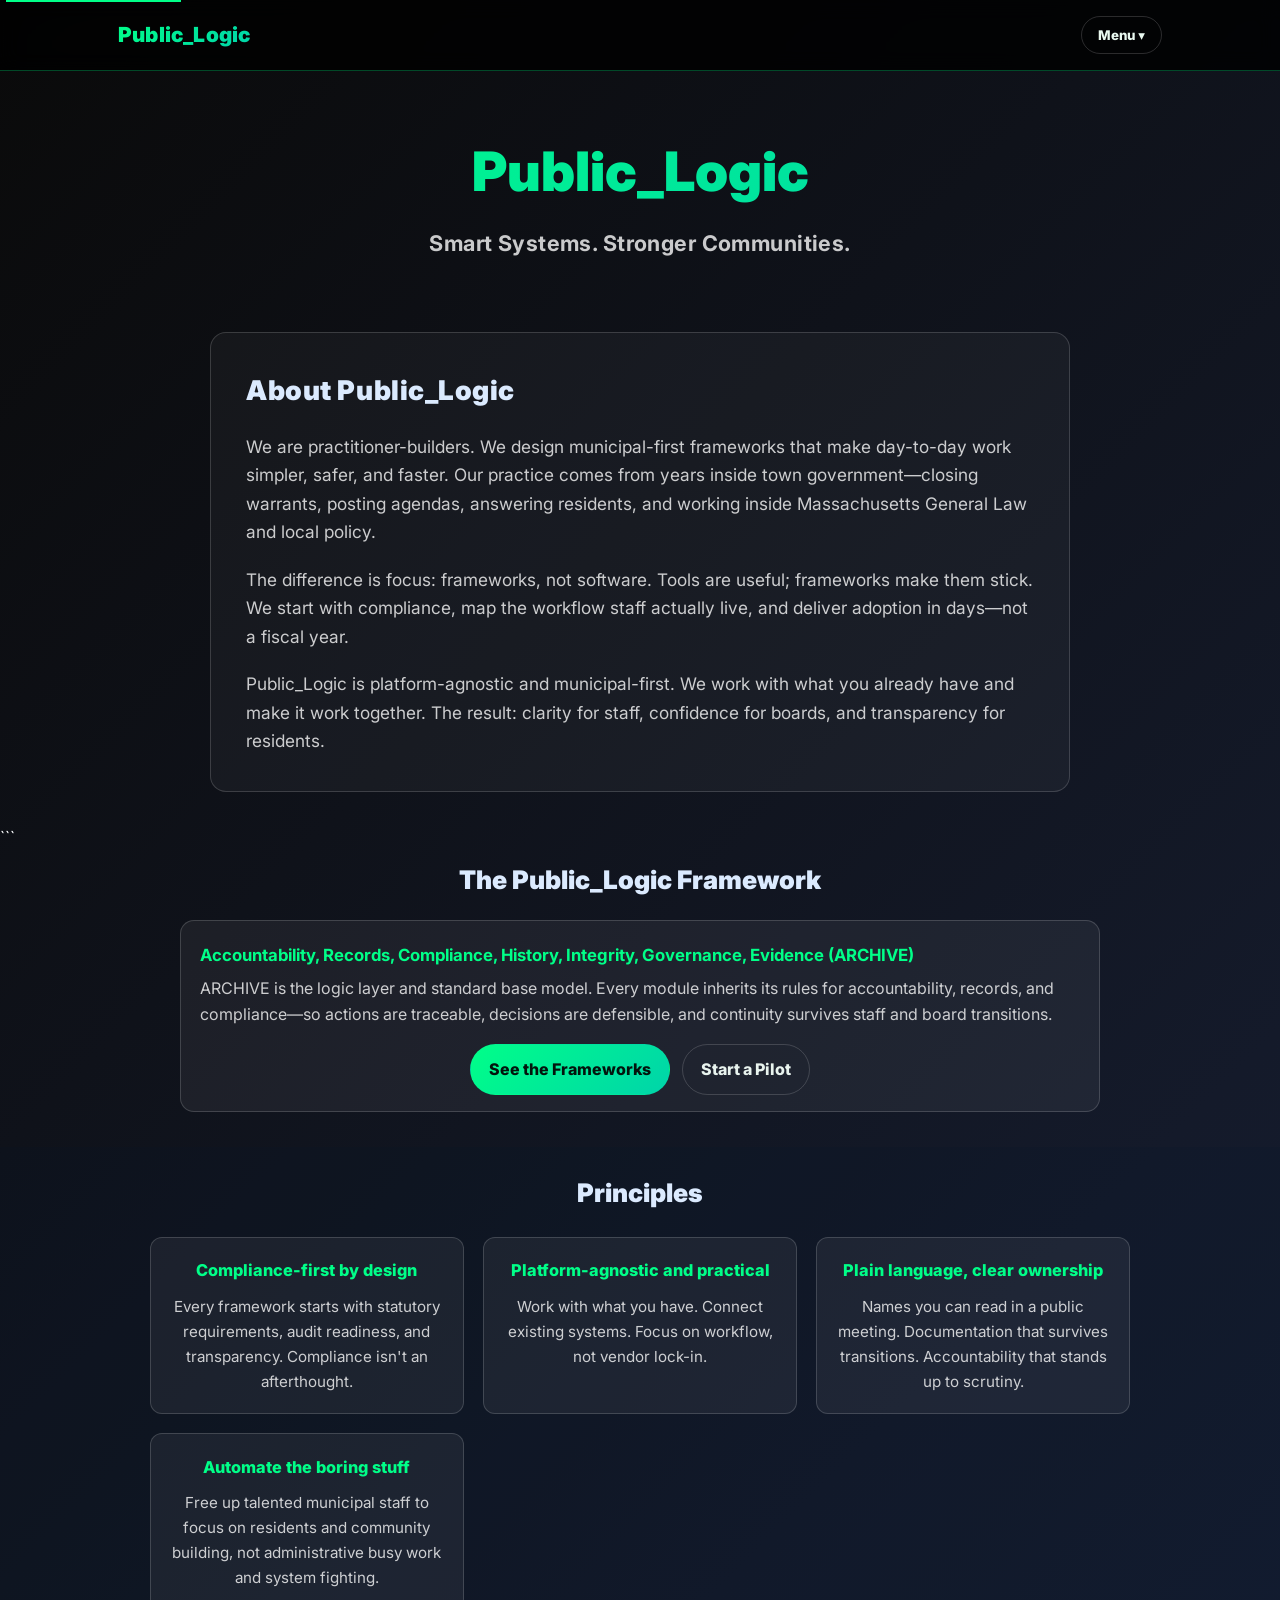
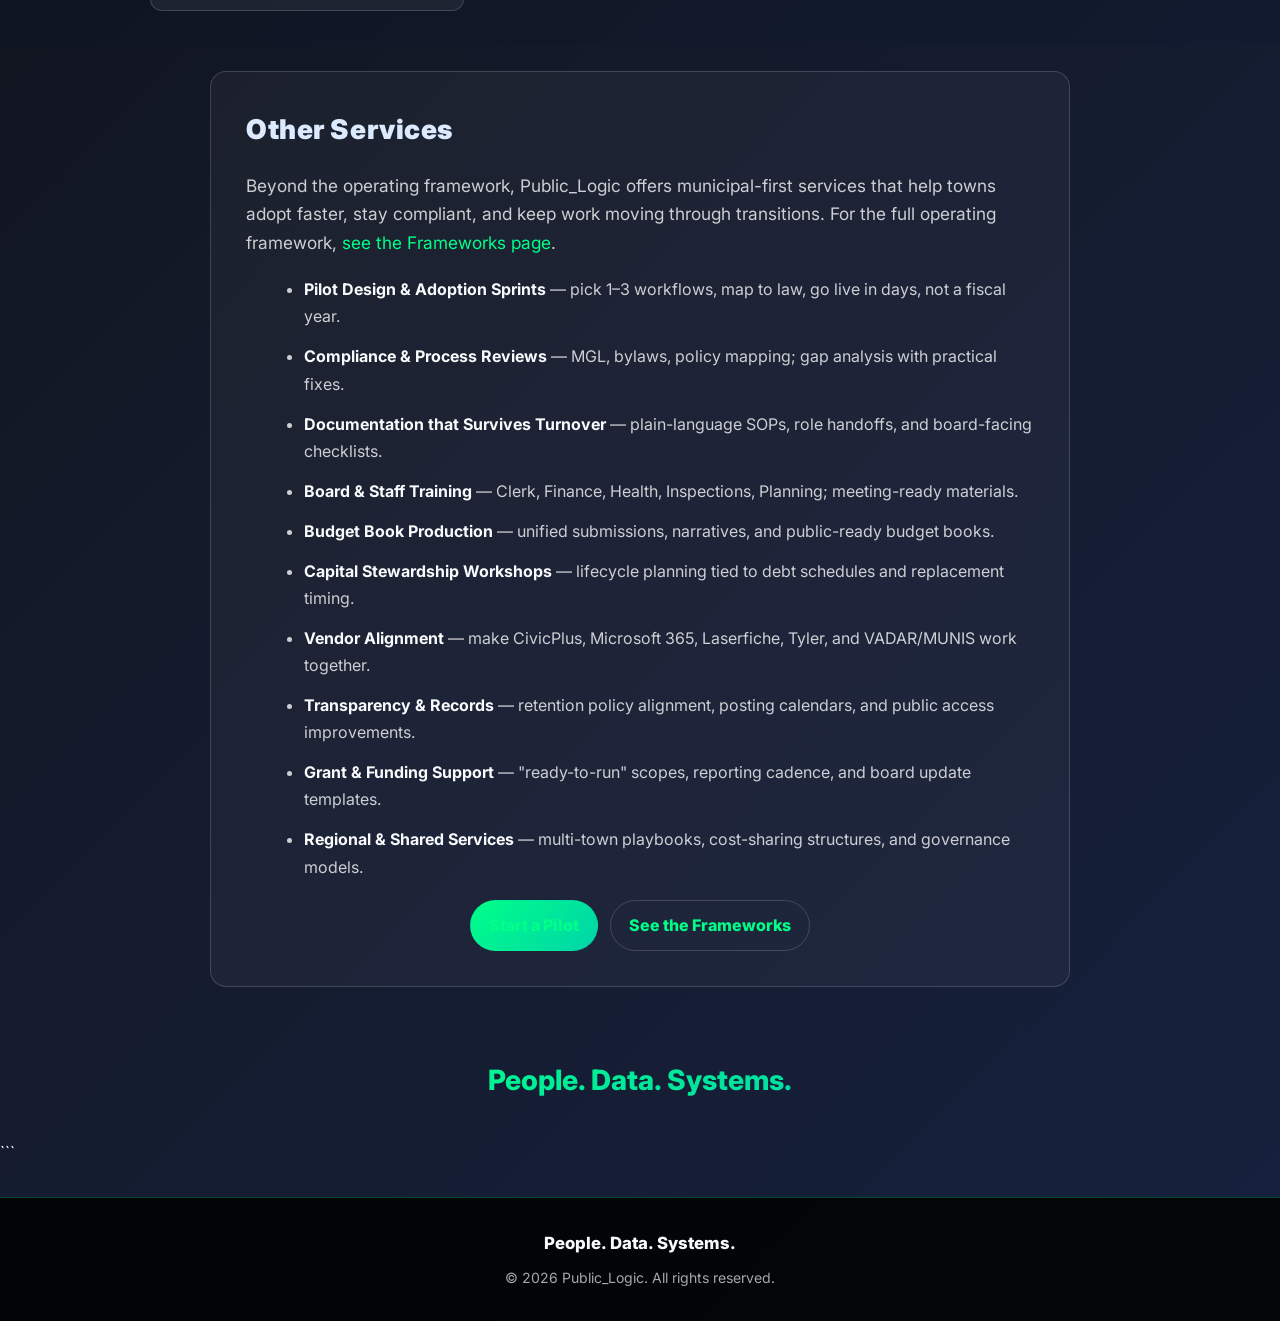
<file: about.html>
<!DOCTYPE html>

<html lang="en">
<head>
  <meta charset="utf-8"/>
  <meta name="viewport" content="width=device-width, initial-scale=1"/>
  <title>About Public_Logic — Municipal-First Frameworks for Town Government</title>

  <!-- SEO -->

  <meta name="description" content="Public_Logic is a municipal-first framework practice. Practitioner-builders who design compliance-forward operating frameworks so staff, boards, and residents get clarity—implemented in days, not years."/>
  <meta name="keywords" content="municipal frameworks, town government, compliance, clerk, warrants, budget, capital planning, meetings, inspections, health, parks, retention"/>
  <meta name="author" content="Public_Logic"/>
  <meta name="robots" content="index, follow"/>

  <!-- Open Graph -->

  <meta property="og:type" content="website"/>
  <meta property="og:title" content="Public_Logic — Smart Systems. Stronger Communities."/>
  <meta property="og:description" content="Practitioner-built, municipal-first frameworks that make day-to-day work simpler, safer, and faster."/>
  <meta property="og:url" content="https://publiclogic.org/about.html"/>
  <meta property="og:image" content="https://publiclogic.org/assets/og-publiclogic.png"/>
  <meta property="og:image:alt" content="Public_Logic: Smart Systems. Stronger Communities."/>

  <!-- Canonical -->

  <link rel="canonical" href="https://publiclogic.org/about.html"/>

  <!-- Fonts & Styles -->

  <link rel="preconnect" href="https://fonts.googleapis.com" crossorigin>
  <link rel="preconnect" href="https://fonts.gstatic.com" crossorigin>
  <link href="https://fonts.googleapis.com/css2?family=Inter:wght@400;600;800;900&display=swap" rel="stylesheet"/>

  <!-- Structured Data -->

  <script type="application/ld+json">
  {
    "@context":"https://schema.org",
    "@type":"Organization",
    "name":"Public_Logic",
    "url":"https://publiclogic.org",
    "description":"Municipal-first framework practice delivering compliance-forward operating frameworks for towns.",
    "logo":"https://publiclogic.org/assets/logo-publiclogic.png",
    "founder": {"@type": "Person", "name": "Nathan"},
    "areaServed": {"@type": "Country", "name": "United States"},
    "serviceType": "Municipal Government Frameworks"
  }
  </script>

  <style>
    :root{
      --pl-green:#00ff88;
      --pl-light:#f8fafc;
      --grad:linear-gradient(135deg,#00ff88 0%,#00d4aa 100%);
      --glass:rgba(255,255,255,.06);
      --border:rgba(255,255,255,.16);
      --muted:rgba(255,255,255,.78);
      --card:rgba(255,255,255,.04);
    }

    *{box-sizing:border-box}
    html:focus-within{scroll-behavior:smooth}
    body{
      margin:0;
      font-family:'Inter',system-ui,-apple-system,Segoe UI,Roboto,sans-serif;
      background:linear-gradient(135deg,#0a0a0a,#141a2a 55%,#16213e);
      color:var(--pl-light);
      line-height:1.65;
      text-rendering:optimizeLegibility;
    }
    .container{max-width:1080px;margin:0 auto;padding:0 18px}

    /* Header */
    header{
      position:sticky;top:0;z-index:1000;
      background:rgba(0,0,0,.82);
      border-bottom:1px solid rgba(0,255,136,.28);
      backdrop-filter:blur(10px)
    }
    .header-content{height:70px;display:flex;align-items:center;justify-content:space-between}
    .brand-wrap{display:flex;align-items:center;gap:.6rem;text-decoration:none}
    .brand-text{
      font-weight:900;font-size:1.3rem;letter-spacing:.2px;
      background:var(--grad);
      -webkit-background-clip:text;-webkit-text-fill-color:transparent
    }
    .underscore{
      animation:colorCycle 3s ease-in-out infinite;
    }
    @keyframes colorCycle{
      0%,100%{color:#00ff88}
      25%{color:#00d4aa}
      50%{color:#ff6b6b}
      75%{color:#4ecdc4}
    }

    .menu{position:relative}
    .menu-btn{
      background:transparent;color:#e9f9f0;
      border:1px solid var(--border);border-radius:999px;
      padding:.6rem 1rem;font-weight:800;cursor:pointer;
      font-family:inherit;
    }
    .menu-btn:hover{border-color:rgba(0,255,136,.5)}
    .menu-list{
      position:absolute;right:0;top:110%;min-width:220px;
      background:rgba(8,12,20,.98);border:1px solid var(--border);
      border-radius:12px;padding:.4rem;box-shadow:0 14px 30px rgba(0,0,0,.45);display:none
    }
    .menu[aria-expanded="true"] .menu-list{display:block}
    .menu a{display:block;padding:.65rem .75rem;border-radius:8px;color:#e8f3ee;text-decoration:none;font-weight:700}
    .menu a:hover{background:rgba(255,255,255,.08)}
    .menu .sep{height:1px;background:rgba(255,255,255,.12);margin:.35rem .25rem}

    /* Hero */
    .hero{padding:3.5rem 1rem 2rem;text-align:center}
    .hero h1{
      font-size:clamp(1.9rem,6.5vw,3.4rem);font-weight:900;margin:0 0 .6rem;
      background:var(--grad);-webkit-background-clip:text;-webkit-text-fill-color:transparent
    }
    .hero-tagline{
      font-size:clamp(1.1rem,3vw,1.35rem);font-weight:700;margin:0 0 1.2rem;
      color:var(--muted);letter-spacing:.02em
    }

    /* About */
    .about{padding:1.2rem 1rem 2rem}
    .about-content{
      max-width:860px;margin:0 auto;
      background:var(--card);border:1px solid var(--border);
      border-radius:16px;padding:2.2rem
    }
    .about h2{
      font-size:1.7rem;font-weight:900;margin:0 0 1.2rem;color:#dbeafe;letter-spacing:.02em
    }
    .about p{font-size:1.08rem;color:var(--muted);margin:0 0 1.2rem}
    .about p:last-child{margin-bottom:0}

    /* Framework summary */
    .framework{padding:.5rem 1rem 2.2rem}
    .framework h2{font-size:1.6rem;font-weight:900;color:#dbeafe;text-align:center;margin:0 0 1.2rem}
    .arch-card{
      max-width:920px;margin:0 auto;background:var(--glass);border:1px solid var(--border);
      border-radius:14px;padding:1.2rem 1.2rem 1rem
    }
    .arch-card h3{margin:.1rem 0 .35rem;font-size:1.05rem;color:var(--pl-green)}
    .arch-card p{margin:.2rem 0;color:var(--muted)}
    .cta-row{display:flex;gap:.8rem;justify-content:center;flex-wrap:wrap;margin-top:1rem}
    .btn{
      border:1px solid var(--border);border-radius:999px;
      padding:.7rem 1.1rem;font-weight:800;color:#e8f3ee;text-decoration:none;
      display:inline-flex;align-items:center;gap:.5rem;
      transition:all 0.3s ease;
    }
    .btn-primary{background:var(--grad);color:#03140d;border-color:transparent}
    .btn:hover{
      border-color:rgba(0,255,136,.5);
      transform:translateY(-1px);
    }
    .btn-primary:hover{
      box-shadow:0 4px 15px rgba(0,255,136,.25);
    }

    /* Principles */
    .principles{padding:1.6rem 1rem 2.2rem;background:rgba(0,20,40,.15)}
    .principles h2{text-align:center;font-size:1.6rem;font-weight:900;margin:0 0 1.4rem;color:#dbeafe}
    .principles-grid{
      display:grid;grid-template-columns:repeat(auto-fit,minmax(240px,1fr));
      gap:1.2rem;max-width:980px;margin:0 auto
    }
    .principle{
      background:var(--glass);border:1px solid var(--border);border-radius:12px;padding:1.2rem;text-align:center;
      transition:all 0.3s ease;
    }
    .principle:hover{
      transform:translateY(-2px);
      border-color:rgba(0,255,136,.3);
    }
    .principle h3{font-size:1.02rem;font-weight:800;margin:0 0 .6rem;color:var(--pl-green)}
    .principle p{margin:0;color:var(--muted);font-size:.95rem}

    /* Services */
    .services{padding:1.6rem 1rem 2.2rem}
    .services .about-content{max-width:860px}
    .services ul{margin:0 0 1.2rem 1.1rem;line-height:1.7}
    .services li{margin-bottom:.8rem;color:var(--muted)}
    .services strong{color:var(--pl-light)}
    .services a{color:var(--pl-green);text-decoration:none}
    .services a:hover{text-decoration:underline}

    /* Mission */
    .mission{padding:2.2rem 1rem;text-align:center}
    .mission-text{
      font-size:clamp(1.15rem,4vw,1.75rem);font-weight:800;max-width:680px;margin:0 auto;
      background:var(--grad);-webkit-background-clip:text;-webkit-text-fill-color:transparent
    }

    /* Footer */
    footer{
      background:rgba(0,0,0,.85);border-top:1px solid rgba(0,255,136,.28);
      text-align:center;padding:2rem 1rem;margin-top:2rem
    }
    .footer-brand{font-weight:800;margin-bottom:.5rem;font-size:1.05rem}
    .footer-legal{font-size:.88rem;color:rgba(255,255,255,.65);margin-top:.4rem}

    @media (max-width:720px){
      .brand-text{font-size:1.18rem}
      .about-content{padding:1.6rem}
      .principles-grid{grid-template-columns:1fr}
      .cta-row{flex-direction:column;align-items:center}
    }

    /* Skip link for accessibility */
    .skip-link{
      position:absolute;top:-40px;left:6px;
      background:var(--pl-green);color:#03140d;
      padding:8px;text-decoration:none;font-weight:700;
      transition:top 0.3s;z-index:9999;
    }
    .skip-link:focus{top:6px}
  </style>

</head>

<body>
  <!-- Skip link for accessibility -->
  <a href="#main" class="skip-link">Skip to main content</a>

  <!-- Header -->

  <header>
    <div class="container">
      <div class="header-content">
        <a class="brand-wrap" href="index.html" aria-label="Public_Logic home">
          <span class="brand-text">Public<span class="underscore">_</span>Logic</span>
        </a>
        <nav class="menu" aria-label="Site menu" aria-expanded="false">
          <button class="menu-btn" aria-haspopup="true" aria-controls="top-menu">Menu ▾</button>
          <div id="top-menu" class="menu-list" role="menu">
            <a role="menuitem" href="index.html">Home</a>
            <div class="sep" aria-hidden="true"></div>
            <a role="menuitem" href="framework.html">VAULT Framework</a>
            <a role="menuitem" href="note.html">Field Notes</a>
            <a role="menuitem" href="about.html">About & Services</a>
            <a role="menuitem" href="contact.html">Contact</a>
          </div>
        </nav>
      </div>
    </div>
  </header>

  <!-- About page hero -->

  <section class="hero" aria-labelledby="about-hero">
    <div class="container">
      <h1 id="about-hero">Public_Logic</h1>
      <p class="hero-tagline">Smart Systems. Stronger Communities.</p>
    </div>
  </section>

  <main id="main" tabindex="-1">
    <!-- About -->
    <section class="about" aria-labelledby="about-title">
      <div class="container">
        <div class="about-content">
          <h2 id="about-title">About Public_Logic</h2>
          <p>
            We are practitioner-builders. We design municipal-first frameworks that make day-to-day work simpler, safer, and faster.
            Our practice comes from years inside town government—closing warrants, posting agendas, answering residents, and working inside Massachusetts General Law and local policy.
          </p>
          <p>
            The difference is focus: frameworks, not software. Tools are useful; frameworks make them stick. We start with compliance, map the workflow staff actually live, and deliver adoption in days—not a fiscal year.
          </p>
          <p>
            Public_Logic is platform-agnostic and municipal-first. We work with what you already have and make it work together. The result: clarity for staff, confidence for boards, and transparency for residents.
          </p>
        </div>
      </div>
    </section>

```
<!-- Framework summary -->
<section id="framework" class="framework" aria-labelledby="framework-title">
  <div class="container">
    <h2 id="framework-title">The Public_Logic Framework</h2>

    <div class="arch-card" aria-labelledby="archive-title">
      <h3 id="archive-title">Accountability, Records, Compliance, History, Integrity, Governance, Evidence (ARCHIVE)</h3>
      <p>
        ARCHIVE is the logic layer and standard base model. Every module inherits its rules for accountability, records, and compliance—so actions are traceable, decisions are defensible, and continuity survives staff and board transitions.
      </p>
      <div class="cta-row" role="group" aria-label="Framework actions">
        <a class="btn btn-primary" href="framework.html">See the Frameworks</a>
        <a class="btn" href="contact.html">Start a Pilot</a>
      </div>
    </div>
  </div>
</section>

<!-- Principles -->
<section class="principles" aria-labelledby="principles-title">
  <div class="container">
    <h2 id="principles-title">Principles</h2>
    <div class="principles-grid">
      <div class="principle">
        <h3>Compliance-first by design</h3>
        <p>Every framework starts with statutory requirements, audit readiness, and transparency. Compliance isn't an afterthought.</p>
      </div>
      <div class="principle">
        <h3>Platform-agnostic and practical</h3>
        <p>Work with what you have. Connect existing systems. Focus on workflow, not vendor lock-in.</p>
      </div>
      <div class="principle">
        <h3>Plain language, clear ownership</h3>
        <p>Names you can read in a public meeting. Documentation that survives transitions. Accountability that stands up to scrutiny.</p>
      </div>
      <div class="principle">
        <h3>Automate the boring stuff</h3>
        <p>Free up talented municipal staff to focus on residents and community building, not administrative busy work and system fighting.</p>
      </div>
    </div>
  </div>
</section>

<!-- Services -->
<section class="services about" aria-labelledby="services-title">
  <div class="container">
    <div class="about-content">
      <h2 id="services-title">Other Services</h2>
      <p>
        Beyond the operating framework, Public_Logic offers municipal-first services that help towns adopt faster, stay compliant, and keep work moving through transitions.
        For the full operating framework, <a href="framework.html">see the Frameworks page</a>.
      </p>

      <ul>
        <li><strong>Pilot Design & Adoption Sprints</strong> — pick 1–3 workflows, map to law, go live in days, not a fiscal year.</li>
        <li><strong>Compliance & Process Reviews</strong> — MGL, bylaws, policy mapping; gap analysis with practical fixes.</li>
        <li><strong>Documentation that Survives Turnover</strong> — plain-language SOPs, role handoffs, and board-facing checklists.</li>
        <li><strong>Board & Staff Training</strong> — Clerk, Finance, Health, Inspections, Planning; meeting-ready materials.</li>
        <li><strong>Budget Book Production</strong> — unified submissions, narratives, and public-ready budget books.</li>
        <li><strong>Capital Stewardship Workshops</strong> — lifecycle planning tied to debt schedules and replacement timing.</li>
        <li><strong>Vendor Alignment</strong> — make CivicPlus, Microsoft 365, Laserfiche, Tyler, and VADAR/MUNIS work together.</li>
        <li><strong>Transparency & Records</strong> — retention policy alignment, posting calendars, and public access improvements.</li>
        <li><strong>Grant & Funding Support</strong> — "ready-to-run" scopes, reporting cadence, and board update templates.</li>
        <li><strong>Regional & Shared Services</strong> — multi-town playbooks, cost-sharing structures, and governance models.</li>
      </ul>

      <div class="cta-row" role="group" aria-label="Services actions">
        <a class="btn btn-primary" href="contact.html">Start a Pilot</a>
        <a class="btn" href="framework.html">See the Frameworks</a>
      </div>
    </div>
  </div>
</section>

<!-- Mission -->
<section class="mission" aria-labelledby="mission-title">
  <div class="container">
    <h2 id="mission-title" class="sr-only" style="position:absolute;left:-9999px">Mission</h2>
    <p class="mission-text">People. Data. Systems.</p>
  </div>
</section>
```

  </main>

  <footer role="contentinfo">
    <div class="container">
      <div class="footer-brand">People. Data. Systems.</div>
      <div class="footer-legal">© <span id="year"></span> Public_Logic. All rights reserved.</div>
    </div>
  </footer>

  <script>
    // Year
    document.getElementById('year').textContent = new Date().getFullYear();

    // Dropdown toggle
    const menu = document.querySelector('.menu');
    const btn = document.querySelector('.menu-btn');
    function toggleMenu(force){
      const expanded = (force !== undefined) ? force : menu.getAttribute('aria-expanded') !== 'true';
      menu.setAttribute('aria-expanded', expanded ? 'true' : 'false');
    }
    btn.addEventListener('click', () => toggleMenu());
    document.addEventListener('click', (e) => { 
      if(!menu.contains(e.target)) toggleMenu(false); 
    });
    btn.addEventListener('keydown', (e) => { 
      if(e.key === 'Escape') toggleMenu(false); 
    });
  </script>

</body>
</html>
</file>
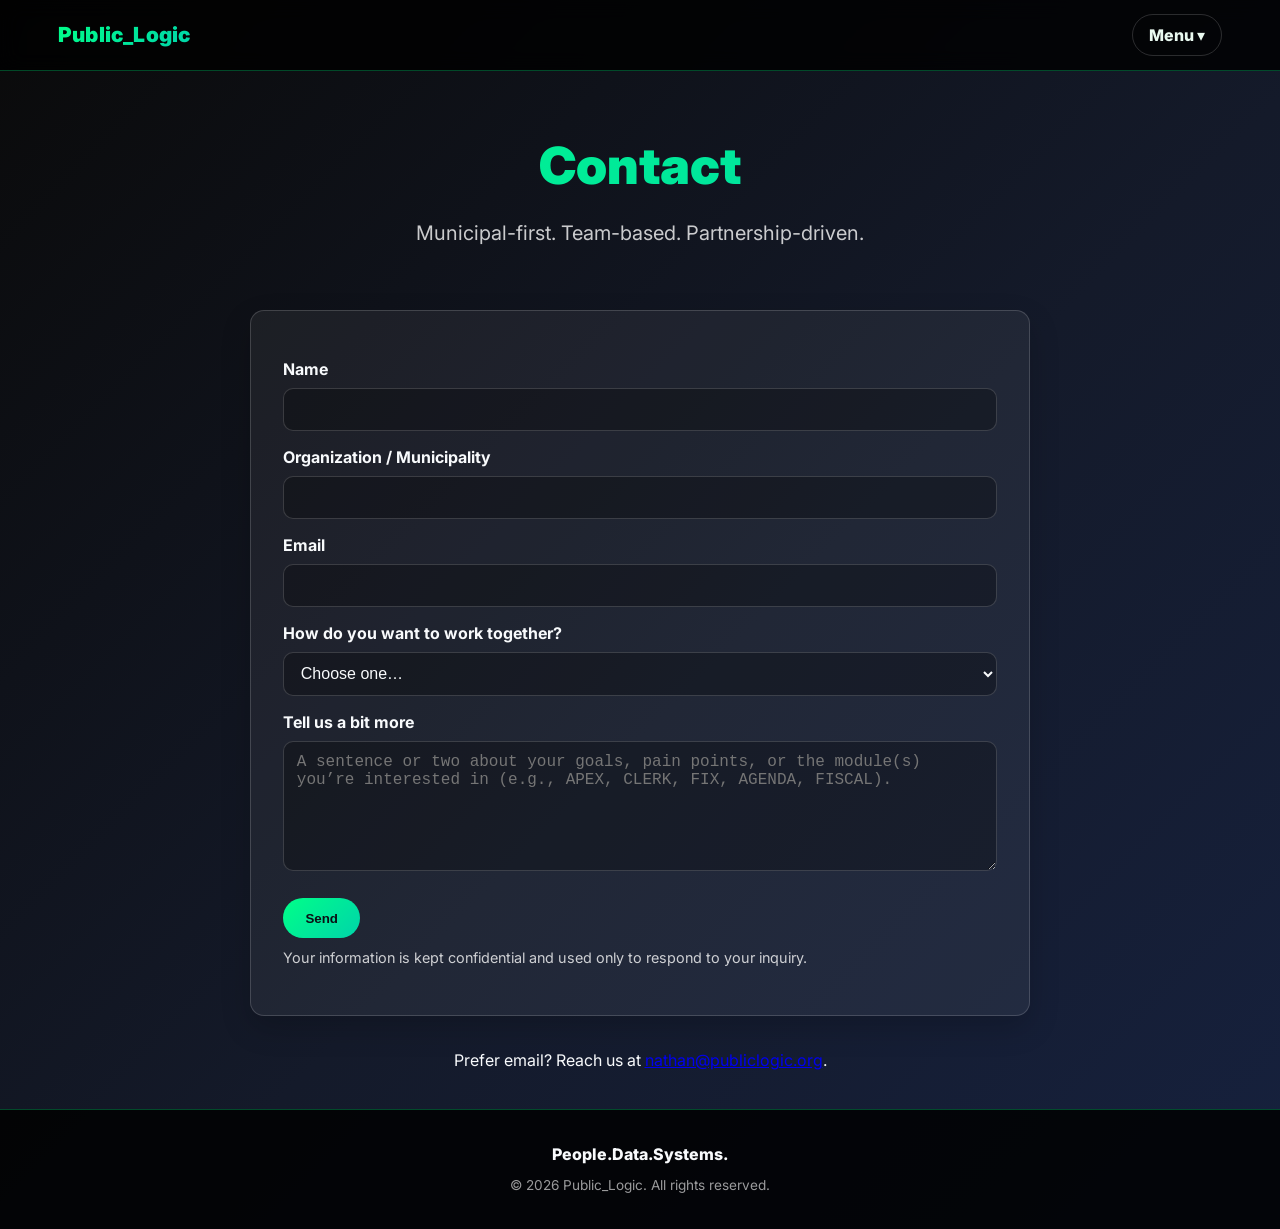
<file: contact.html>
<!DOCTYPE html>
<html lang="en">
<head>
  <meta charset="utf-8"/>
  <meta name="viewport" content="width=device-width, initial-scale=1"/>
  <title>Contact — Public_Logic</title>

  <!-- SEO Meta Tags -->
  <meta name="description" content="Contact Public_Logic — municipal-first partnerships and team-based framework practice. Start a conversation about pilots, vendor alignment, or regional collaboration."/>
  <meta name="robots" content="index, follow"/>

  <!-- Open Graph -->
  <meta property="og:type" content="website"/>
  <meta property="og:title" content="Contact — Public_Logic"/>
  <meta property="og:description" content="Municipal-first, partnership-driven. Tell us about your community, team, or project."/>
  <meta property="og:url" content="https://publiclogic.org/contact.html"/>
  <meta property="og:site_name" content="Public_Logic"/>

  <!-- Canonical -->
  <link rel="canonical" href="https://publiclogic.org/contact.html"/>

  <!-- Favicon (optional if already site-wide) -->
  <link rel="icon" type="image/png" sizes="32x32" href="/favicon-32x32.png"/>

  <!-- Fonts + Styles (match site) -->
  <style>
    @import url('https://fonts.googleapis.com/css2?family=Inter:wght@400;600;800;900&display=swap');

    :root{
      --pl-green:#00ff88;
      --pl-dark:#0b0f14;
      --pl-light:#f8fafc;
      --gradient-primary:linear-gradient(135deg,#00ff88 0%,#00d4aa 100%);
      --glass:rgba(255,255,255,.06);
      --header-bg:rgba(0,0,0,.82);
      --border:rgba(255,255,255,.16);
      --muted:rgba(255,255,255,.78);
    }

    *{box-sizing:border-box}
    body{
      margin:0;
      font-family:'Inter',system-ui,-apple-system,Segoe UI,Roboto,sans-serif;
      background:linear-gradient(135deg,#0a0a0a,#141a2a 55%,#16213e);
      color:var(--pl-light);
      line-height:1.6;
      scroll-behavior:smooth;
    }
    .container{max-width:1200px;margin:0 auto;padding:0 18px}

    /* Header (match site) */
    header{
      position:sticky;top:0;z-index:1000;
      background:var(--header-bg);
      border-bottom:1px solid rgba(0,255,136,.28);
      backdrop-filter:blur(10px);
    }
    .header-content{height:70px;display:flex;align-items:center;justify-content:space-between}
    .brand-wrap{display:flex;align-items:center;gap:.6rem;text-decoration:none}
    .brand-text{
      font-weight:900;font-size:1.3rem;letter-spacing:.2px;
      background:var(--gradient-primary);
      -webkit-background-clip:text;-webkit-text-fill-color:transparent;
    }
    .underscore{
      animation:colorCycle 3s ease-in-out infinite;
    }
    @keyframes colorCycle{
      0%,100%{color:#00ff88}
      25%{color:#00d4aa}
      50%{color:#ff6b6b}
      75%{color:#4ecdc4}
    }
    .menu{position:relative}
    .menu-btn{
      background:transparent;color:#e9f9f0;
      border:1px solid var(--border);border-radius:999px;
      padding:.6rem 1rem;font-weight:800;cursor:pointer;
      font-family:inherit;font-size:inherit;transition:all .3s ease;
    }
    .menu-btn:hover{border-color:rgba(0,255,136,.5);transform:translateY(-1px)}
    .menu-list{
      position:absolute;right:0;top:110%;min-width:220px;
      background:rgba(8,12,20,.98);border:1px solid var(--border);
      border-radius:12px;padding:.4rem;box-shadow:0 14px 30px rgba(0,0,0,.45);
      opacity:0;visibility:hidden;transform:translateY(-10px);transition:all .3s ease;
    }
    .menu[aria-expanded="true"] .menu-list{opacity:1;visibility:visible;transform:translateY(0)}
    .menu a{display:block;padding:.65rem .75rem;border-radius:8px;color:#e8f3ee;text-decoration:none;font-weight:700;transition:.2s}
    .menu a:hover{background:rgba(255,255,255,.08);transform:translateX(4px)}
    .menu .sep{height:1px;background:rgba(255,255,255,.12);margin:.35rem .25rem}

    /* Hero */
    .hero{padding:3.4rem 1rem 1.8rem;text-align:center}
    .hero h1{
      margin:0 0 .6rem;
      font-size:clamp(1.9rem,6.5vw,3.2rem);font-weight:900;
      background:var(--gradient-primary);-webkit-background-clip:text;-webkit-text-fill-color:transparent;
    }
    .hero p{margin:0;color:var(--muted);font-size:clamp(1.05rem,3vw,1.25rem)}

    /* Form card (match cards on site) */
    .form-wrap{
      max-width:780px;margin:2rem auto;padding:2rem;
      background:var(--glass);border:1px solid var(--border);border-radius:14px;
      box-shadow:0 12px 30px rgba(0,0,0,.18);
    }
    form.contact label{display:block;font-weight:700;margin:.9rem 0 .35rem}
    form.contact input,form.contact textarea,form.contact select{
      width:100%;padding:.7rem .8rem;border-radius:10px;
      border:1px solid var(--border);background:rgba(0,0,0,.28);
      color:var(--pl-light);font-size:1rem;
      transition:border-color .2s, box-shadow .2s;
    }
    form.contact textarea{min-height:130px;resize:vertical}
    form.contact input:focus,form.contact textarea:focus,form.contact select:focus{
      outline:none;border-color:rgba(0,255,136,.5);box-shadow:0 0 0 3px rgba(0,255,136,.12)
    }
    .form-row{margin-top:1.2rem;display:flex;gap:.8rem;flex-wrap:wrap}
    .btn{
      background:var(--gradient-primary);color:var(--pl-dark);font-weight:900;
      border:none;padding:.8rem 1.4rem;border-radius:999px;cursor:pointer;transition:.2s;
    }
    .btn:hover{transform:translateY(-2px);box-shadow:0 8px 22px rgba(0,255,136,.25)}
    .form-help{color:var(--muted);font-size:.9rem;margin-top:.45rem}
    #status{margin-top:.6rem;font-weight:800}

    /* Footer (match site) */
    footer{
      background:rgba(0,0,0,.85);border-top:1px solid rgba(0,255,136,.28);
      text-align:center;padding:2rem 1rem;margin-top:2.2rem;
    }
    .footer-brand{font-weight:800;margin-bottom:.5rem}
    .footer-legal{font-size:.85rem;color:rgba(255,255,255,.6)}

    /* Responsive */
    @media (max-width:720px){
      .brand-text{font-size:1.18rem}
      .form-wrap{padding:1.4rem}
    }
  </style>
</head>
<body>

  <!-- Header (identical structure) -->
  <header>
    <div class="container">
      <div class="header-content">
        <a class="brand-wrap" href="index.html" aria-label="Public_Logic Home">
          <span class="brand-text">Public<span class="underscore">_</span>Logic</span>
        </a>
        <nav class="menu" aria-expanded="false">
          <button class="menu-btn" aria-haspopup="true" aria-controls="top-menu">Menu ▾</button>
          <div id="top-menu" class="menu-list" role="menu">
            <a href="index.html" role="menuitem">Home</a>
            <div class="sep" aria-hidden="true"></div>
            <a href="framework.html" role="menuitem">VAULT Framework</a>
            <a href="field_notes.html" role="menuitem">Field Notes</a>
            <a href="about.html" role="menuitem">About & Services</a>
            <a href="contact.html" role="menuitem" aria-current="page">Contact</a>
          </div>
        </nav>
      </div>
    </div>
  </header>

  <!-- Hero -->
  <section class="hero">
    <div class="container">
      <h1>Contact</h1>
      <p>Municipal-first. Team-based. Partnership-driven.</p>
    </div>
  </section>

  <!-- Contact Form -->
  <main class="container" id="main-content" role="main">
    <div class="form-wrap">
      <form class="contact" id="contactForm" novalidate>
        <label for="name">Name</label>
        <input id="name" name="name" type="text" required/>

        <label for="organization">Organization / Municipality</label>
        <input id="organization" name="organization" type="text" required/>

        <label for="email">Email</label>
        <input id="email" name="email" type="email" required/>

        <label for="topic">How do you want to work together?</label>
        <select id="topic" name="topic" required>
          <option value="" selected disabled>Choose one…</option>
          <option value="partnership">Partnership / Co-delivery</option>
          <option value="pilot">Pilot (framework modules)</option>
          <option value="regional">Regional / Shared services</option>
          <option value="vendor">Vendor alignment</option>
          <option value="other">Other</option>
        </select>

        <label for="message">Tell us a bit more</label>
        <textarea id="message" name="message" required placeholder="A sentence or two about your goals, pain points, or the module(s) you’re interested in (e.g., APEX, CLERK, FIX, AGENDA, FISCAL)."></textarea>

        <div class="form-row">
          <button class="btn" type="submit">Send</button>
        </div>

        <p class="form-help">Your information is kept confidential and used only to respond to your inquiry.</p>
        <p id="status" class="form-help" role="status" aria-live="polite"></p>
      </form>
    </div>

    <p style="text-align:center;margin-top:1.2rem">
      Prefer email? Reach us at <a href="mailto:nathan@publiclogic.org">nathan@publiclogic.org</a>.
    </p>
  </main>

  <!-- Footer (identical structure) -->
  <footer role="contentinfo">
    <div class="container">
      <div class="footer-brand">People.Data.Systems.</div>
      <div class="footer-legal">© <span id="year"></span> Public_Logic. All rights reserved.</div>
    </div>
  </footer>

  <script>
    // Footer year
    document.getElementById('year').textContent = new Date().getFullYear();

    // Dropdown toggle (match site)
    const menu = document.querySelector('.menu');
    const btn = document.querySelector('.menu-btn');
    function toggleMenu(force){
      const expanded = (force !== undefined) ? force : menu.getAttribute('aria-expanded') !== 'true';
      menu.setAttribute('aria-expanded', expanded ? 'true' : 'false');
    }
    btn.addEventListener('click', () => toggleMenu());
    document.addEventListener('click', (e) => { if(!menu.contains(e.target)) toggleMenu(false); });
    btn.addEventListener('keydown', (e) => { if(e.key === 'Escape') toggleMenu(false); });

    // Contact form (endpoint abstract on purpose)
    const form = document.getElementById('contactForm');
    const statusEl = document.getElementById('status');
    const ENDPOINT = "https://example.com/replace-with-your-endpoint"; // replace privately

    const emailOK = v => /^[^\s@]+@[^\s@]+\.[^\s@]+$/.test(v || "");

    form.addEventListener('submit', async (e) => {
      e.preventDefault();
      const payload = {
        name: form.name.value.trim(),
        organization: form.organization.value.trim(),
        email: form.email.value.trim(),
        topic: form.topic.value,
        message: form.message.value.trim(),
        page: location.href,
        ts: new Date().toISOString()
      };

      if(!payload.name || !payload.organization || !emailOK(payload.email) || !payload.topic || !payload.message){
        statusEl.textContent = "Please complete all fields with a valid email.";
        return;
      }

      statusEl.textContent = "Sending…";
      try{
        const res = await fetch(ENDPOINT, {
          method:'POST',
          headers:{'Content-Type':'application/json'},
          body:JSON.stringify(payload)
        });
        if(!res.ok) throw new Error();
        statusEl.textContent = "Thanks — we’ll be in touch soon.";
        form.reset();
      }catch(err){
        statusEl.textContent = "Couldn’t send. Please try again later or email us directly.";
      }
    });
  </script>
</body>
</html>
</file>
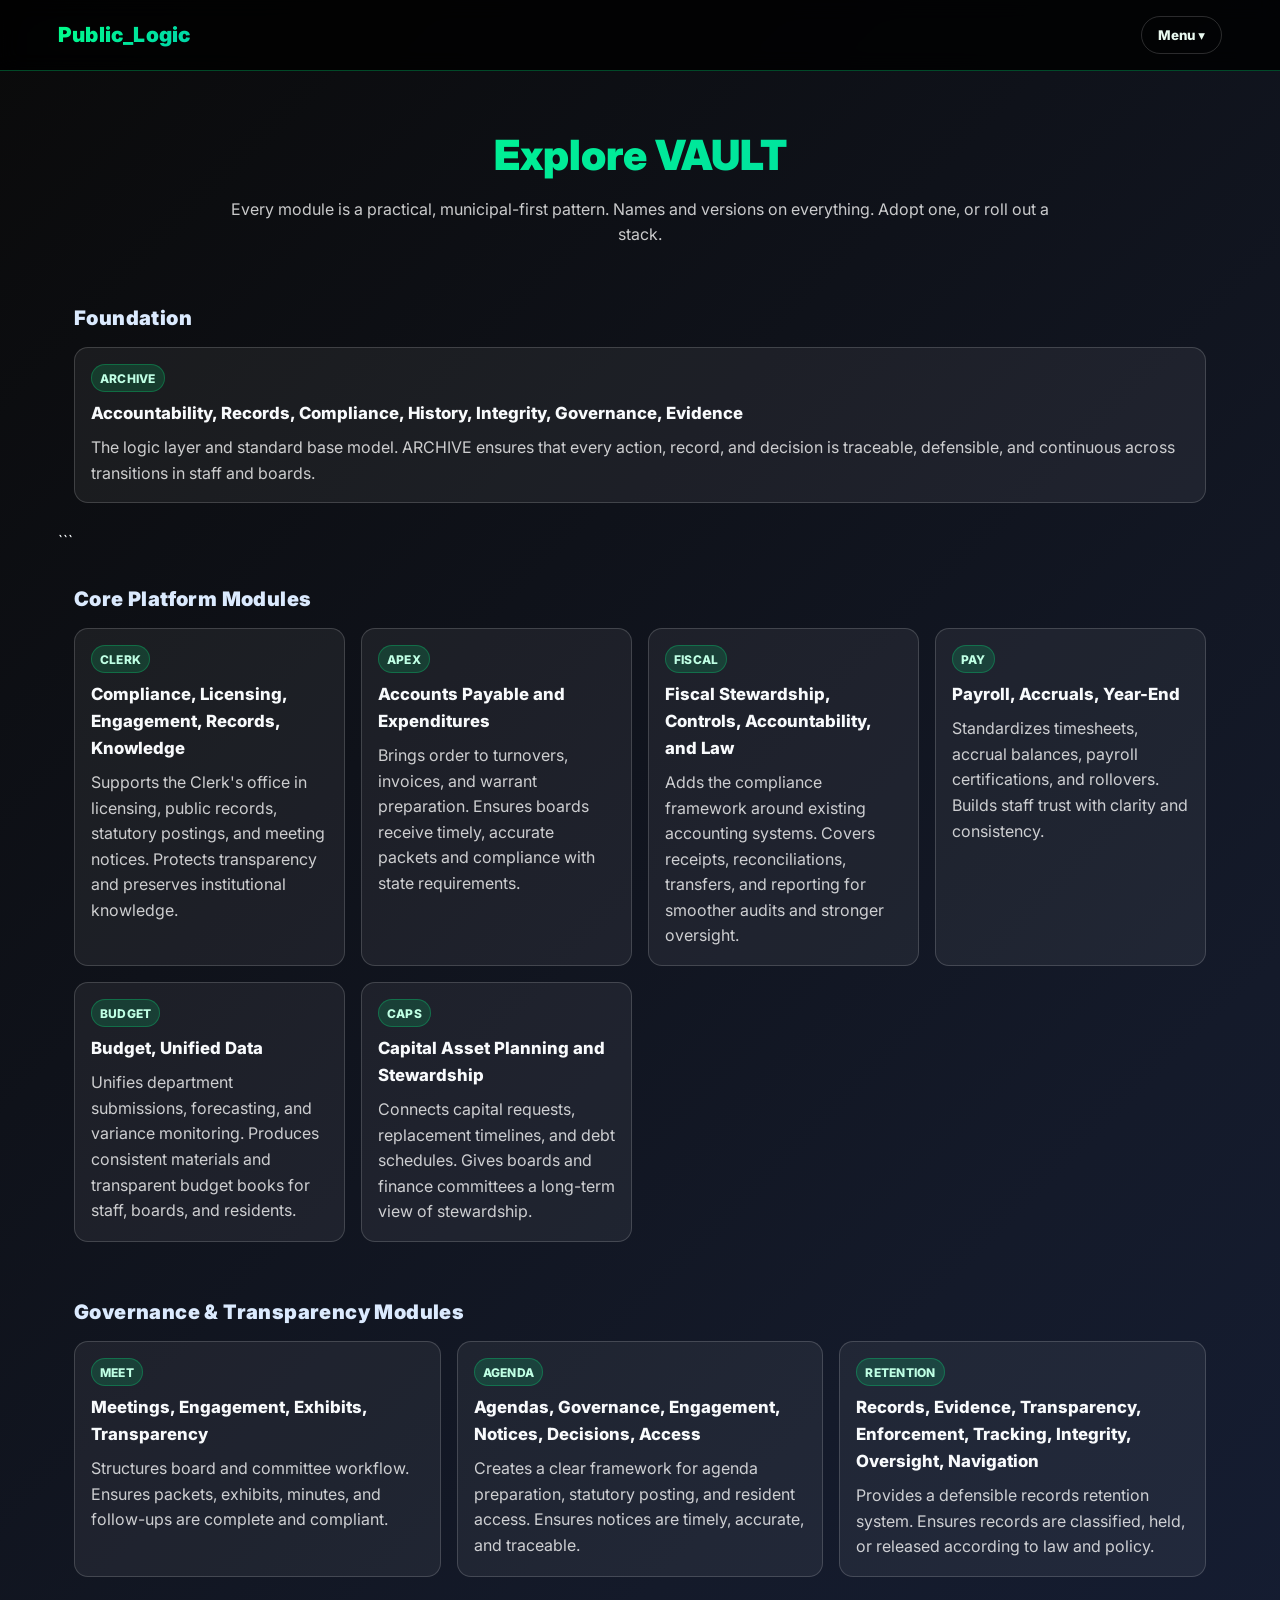
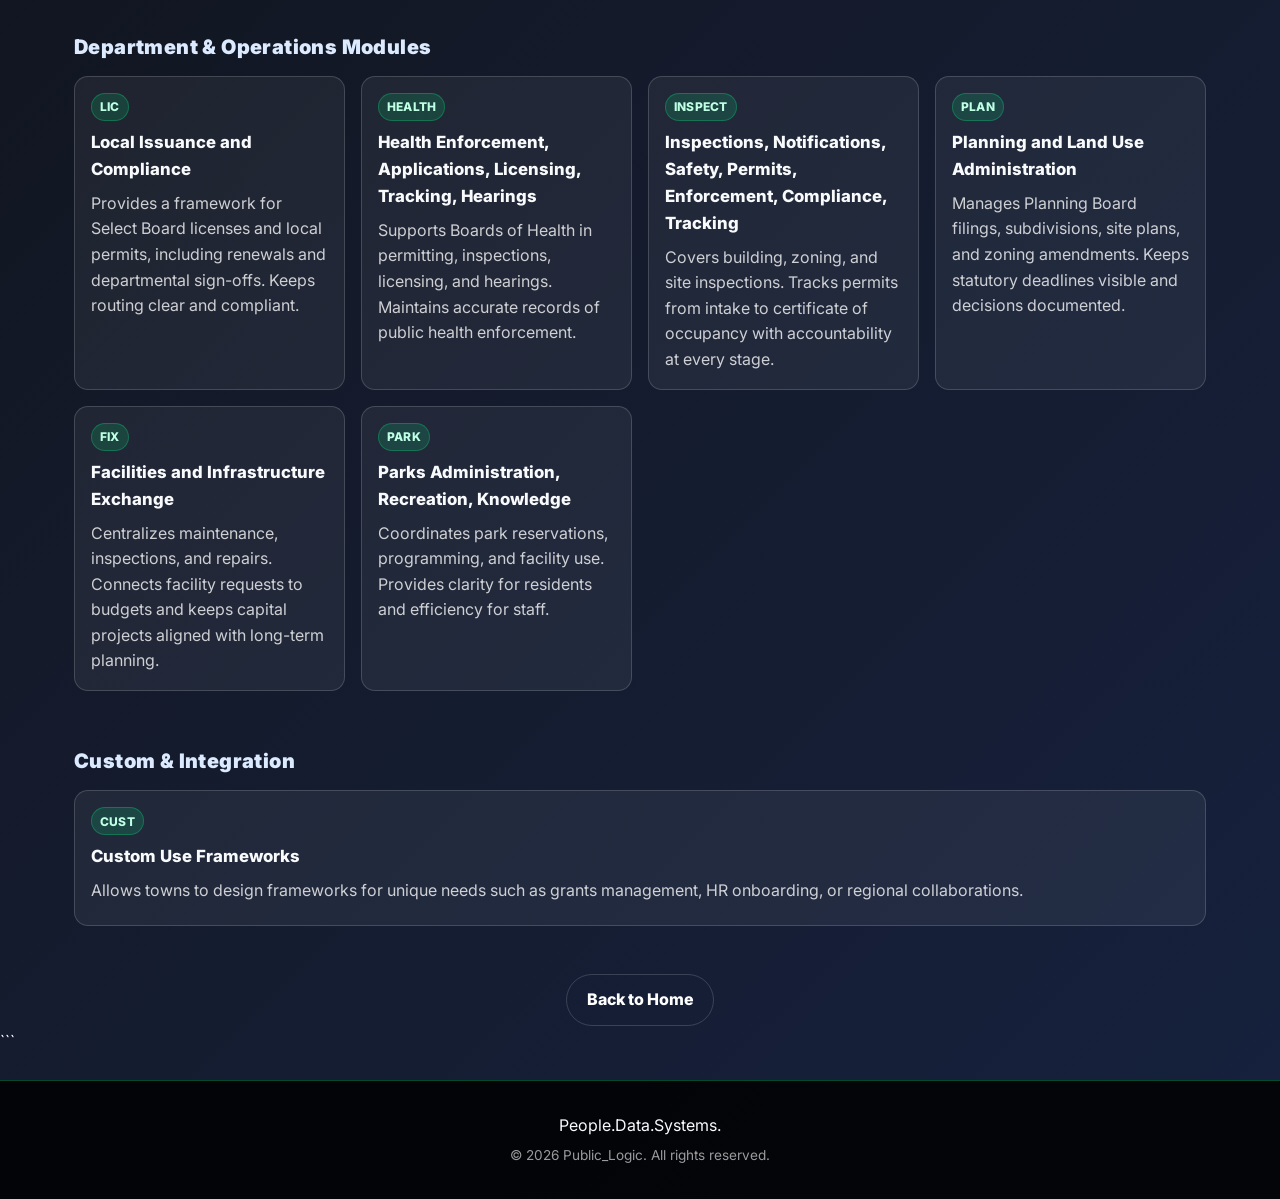
<file: framework.html>
<!DOCTYPE html>

<html lang="en">
<head>
  <meta charset="utf-8"/>
  <meta name="viewport" content="width=device-width, initial-scale=1"/>
  <title>Explore VAULT Framework — Municipal Operating System | Public_Logic</title>

  <!-- SEO Meta Tags -->

  <meta name="description" content="Explore all VAULT framework modules for municipal government operations. From ARCHIVE to RETENTION, comprehensive digital transformation solutions built for local government."/>
  <meta name="keywords" content="VAULT framework, municipal government modules, ARCHIVE system, CLERK module, APEX payroll, municipal operating system, local government software modules"/>
  <meta name="author" content="Public_Logic"/>
  <meta name="robots" content="index, follow"/>

  <!-- Open Graph -->

  <meta property="og:type" content="website"/>
  <meta property="og:title" content="VAULT Framework — Complete Municipal Operating System"/>
  <meta property="og:description" content="Explore all VAULT modules: ARCHIVE, CLERK, APEX, FISCAL, MEET, and more. Municipal-first design for local government operations."/>
  <meta property="og:url" content="https://publiclogic.org/framework.html"/>
  <meta property="og:site_name" content="Public_Logic"/>

  <!-- Canonical -->

  <link rel="canonical" href="https://publiclogic.org/framework.html"/>

  <style>
    @import url('https://fonts.googleapis.com/css2?family=Inter:wght@400;600;800;900&display=swap');

    :root{
      --pl-green:#00ff88;
      --pl-dark:#0b0f14;
      --pl-light:#f8fafc;
      --gradient-primary:linear-gradient(135deg,#00ff88 0%,#00d4aa 100%);
      --glass:rgba(255,255,255,.06);
      --header-bg:rgba(0,0,0,.82);
      --border:rgba(255,255,255,.16);
      --muted:rgba(255,255,255,.78);
      --badge:rgba(0,255,136,.14);
    }

    *{box-sizing:border-box}
    body{
      margin:0;
      font-family:'Inter',system-ui,-apple-system,Segoe UI,Roboto,sans-serif;
      background:linear-gradient(135deg,#0a0a0a,#141a2a 55%,#16213e);
      color:var(--pl-light);
      line-height:1.6;
    }
    .container{max-width:1200px;margin:0 auto;padding:0 18px}

    /* Header */
    header{
      position:sticky;top:0;z-index:1000;
      background:var(--header-bg);
      border-bottom:1px solid rgba(0,255,136,.28);
      backdrop-filter:blur(10px)
    }
    .header-content{height:70px;display:flex;align-items:center;justify-content:space-between}
    .brand-wrap{display:flex;align-items:center;gap:.6rem;text-decoration:none}
    .brand-text{
      font-weight:900;font-size:1.3rem;letter-spacing:.2px;
      background:var(--gradient-primary);
      -webkit-background-clip:text;-webkit-text-fill-color:transparent
    }
    .underscore{
      animation:colorCycle 3s ease-in-out infinite;
    }
    @keyframes colorCycle{
      0%,100%{color:#00ff88}
      25%{color:#00d4aa}
      50%{color:#ff6b6b}
      75%{color:#4ecdc4}
    }

    .menu{position:relative}
    .menu-btn{
      background:transparent;color:#e9f9f0;
      border:1px solid var(--border);border-radius:999px;
      padding:.6rem 1rem;font-weight:800;cursor:pointer;
      font-family:inherit;
    }
    .menu-btn:hover{border-color:rgba(0,255,136,.5)}
    .menu-list{
      position:absolute;right:0;top:110%;min-width:220px;
      background:rgba(8,12,20,.98);border:1px solid var(--border);
      border-radius:12px;padding:.4rem;box-shadow:0 14px 30px rgba(0,0,0,.45);display:none
    }
    .menu[aria-expanded="true"] .menu-list{display:block}
    .menu a{display:block;padding:.65rem .75rem;border-radius:8px;color:#e8f3ee;text-decoration:none;font-weight:700}
    .menu a:hover{background:rgba(255,255,255,.08)}
    .menu .sep{height:1px;background:rgba(255,255,255,.12);margin:.35rem .25rem}

    /* Hero */
    .hero{padding:3.2rem 1rem 1.6rem;text-align:center}
    .hero h1{
      font-size:clamp(1.6rem,6.2vw,2.6rem);font-weight:900;margin:0 0 .5rem;
      background:var(--gradient-primary);-webkit-background-clip:text;-webkit-text-fill-color:transparent
    }
    .hero p{margin:.2rem auto 0;max-width:820px;color:var(--muted)}

    /* Sections */
    .section{padding:1.6rem 1rem}
    .section h2{
      font-size:1.25rem;font-weight:900;margin:.2rem 0 .8rem;
      color:#dbeafe; letter-spacing:.02em;
    }
    .grid{
      display:grid;grid-template-columns:repeat(auto-fit,minmax(260px,1fr));gap:1rem
    }
    .card{
      background:var(--glass);border:1px solid var(--border);
      border-radius:14px;padding:1rem;min-height:136px;display:flex;flex-direction:column;gap:.4rem
    }
    .badge{
      align-self:flex-start;
      background:var(--badge);border:1px solid rgba(0,255,136,.25);
      color:#bfffe4;padding:.22rem .5rem;border-radius:999px;font-weight:800;font-size:.75rem;letter-spacing:.02em
    }
    .card h3{margin:.1rem 0;font-size:1.05rem;font-weight:800}
    .card p{margin:0;color:var(--muted)}
    .cta-row{margin-top:1.2rem;text-align:center}
    .btn{
      display:inline-block;margin:.2rem .2rem;padding:.75rem 1.2rem;border-radius:999px;
      text-decoration:none;font-weight:800;border:1px solid var(--border);color:#fff
    }
    .btn-primary{background:var(--gradient-primary);border:none;color:#0b0f14}
    .btn-outline:hover{border-color:rgba(0,255,136,.5)}

    footer{
      background:rgba(0,0,0,.85);border-top:1px solid rgba(0,255,136,.28);
      text-align:center;padding:2rem 1rem;margin-top:1.6rem
    }
    .footer-legal{font-size:.85rem;color:rgba(255,255,255,.6);margin-top:.4rem}

    @media (max-width:720px){
      .brand-text{font-size:1.18rem}
    }
  </style>

</head>
<body>
  <!-- Header -->
  <header>
    <div class="container">
      <div class="header-content">
        <a class="brand-wrap" href="index.html" aria-label="Public_Logic home">
          <span class="brand-text">Public<span class="underscore">_</span>Logic</span>
        </a>
        <nav class="menu" aria-label="Site menu" aria-expanded="false">
          <button class="menu-btn" aria-haspopup="true" aria-controls="top-menu">Menu ▾</button>
          <div id="top-menu" class="menu-list" role="menu">
            <a role="menuitem" href="index.html">Home</a>
            <div class="sep" aria-hidden="true"></div>
            <a role="menuitem" href="framework.html">Frameworks</a>
            <a role="menuitem" href="note.html">Field Notes</a>
            <a role="menuitem" href="about.html">About & Services</a>
            <a role="menuitem" href="contact.html">Contact</a>
          </div>
        </nav>
      </div>
    </div>
  </header>

  <!-- Hero -->

  <section class="hero">
    <div class="container">
      <h1>Explore VAULT</h1>
      <p>Every module is a practical, municipal-first pattern. Names and versions on everything. Adopt one, or roll out a stack.</p>
    </div>
  </section>

  <main>
    <div class="container">
      <!-- Foundation -->
      <section class="section" aria-labelledby="foundation">
        <h2 id="foundation">Foundation</h2>
        <div class="grid">
          <article class="card">
            <span class="badge">ARCHIVE</span>
            <h3>Accountability, Records, Compliance, History, Integrity, Governance, Evidence</h3>
            <p>The logic layer and standard base model. ARCHIVE ensures that every action, record, and decision is traceable, defensible, and continuous across transitions in staff and boards.</p>
          </article>
        </div>
      </section>

```
  <!-- Core Platform -->
  <section class="section" aria-labelledby="core">
    <h2 id="core">Core Platform Modules</h2>
    <div class="grid">
      <article class="card">
        <span class="badge">CLERK</span>
        <h3>Compliance, Licensing, Engagement, Records, Knowledge</h3>
        <p>Supports the Clerk's office in licensing, public records, statutory postings, and meeting notices. Protects transparency and preserves institutional knowledge.</p>
      </article>
      <article class="card">
        <span class="badge">APEX</span>
        <h3>Accounts Payable and Expenditures</h3>
        <p>Brings order to turnovers, invoices, and warrant preparation. Ensures boards receive timely, accurate packets and compliance with state requirements.</p>
      </article>
      <article class="card">
        <span class="badge">FISCAL</span>
        <h3>Fiscal Stewardship, Controls, Accountability, and Law</h3>
        <p>Adds the compliance framework around existing accounting systems. Covers receipts, reconciliations, transfers, and reporting for smoother audits and stronger oversight.</p>
      </article>
      <article class="card">
        <span class="badge">PAY</span>
        <h3>Payroll, Accruals, Year-End</h3>
        <p>Standardizes timesheets, accrual balances, payroll certifications, and rollovers. Builds staff trust with clarity and consistency.</p>
      </article>
      <article class="card">
        <span class="badge">BUDGET</span>
        <h3>Budget, Unified Data</h3>
        <p>Unifies department submissions, forecasting, and variance monitoring. Produces consistent materials and transparent budget books for staff, boards, and residents.</p>
      </article>
      <article class="card">
        <span class="badge">CAPS</span>
        <h3>Capital Asset Planning and Stewardship</h3>
        <p>Connects capital requests, replacement timelines, and debt schedules. Gives boards and finance committees a long-term view of stewardship.</p>
      </article>
    </div>
  </section>

  <!-- Governance & Transparency -->
  <section class="section" aria-labelledby="governance">
    <h2 id="governance">Governance & Transparency Modules</h2>
    <div class="grid">
      <article class="card">
        <span class="badge">MEET</span>
        <h3>Meetings, Engagement, Exhibits, Transparency</h3>
        <p>Structures board and committee workflow. Ensures packets, exhibits, minutes, and follow-ups are complete and compliant.</p>
      </article>
      <article class="card">
        <span class="badge">AGENDA</span>
        <h3>Agendas, Governance, Engagement, Notices, Decisions, Access</h3>
        <p>Creates a clear framework for agenda preparation, statutory posting, and resident access. Ensures notices are timely, accurate, and traceable.</p>
      </article>
      <article class="card">
        <span class="badge">RETENTION</span>
        <h3>Records, Evidence, Transparency, Enforcement, Tracking, Integrity, Oversight, Navigation</h3>
        <p>Provides a defensible records retention system. Ensures records are classified, held, or released according to law and policy.</p>
      </article>
    </div>
  </section>

  <!-- Department & Operations -->
  <section class="section" aria-labelledby="operations">
    <h2 id="operations">Department & Operations Modules</h2>
    <div class="grid">
      <article class="card">
        <span class="badge">LIC</span>
        <h3>Local Issuance and Compliance</h3>
        <p>Provides a framework for Select Board licenses and local permits, including renewals and departmental sign-offs. Keeps routing clear and compliant.</p>
      </article>
      <article class="card">
        <span class="badge">HEALTH</span>
        <h3>Health Enforcement, Applications, Licensing, Tracking, Hearings</h3>
        <p>Supports Boards of Health in permitting, inspections, licensing, and hearings. Maintains accurate records of public health enforcement.</p>
      </article>
      <article class="card">
        <span class="badge">INSPECT</span>
        <h3>Inspections, Notifications, Safety, Permits, Enforcement, Compliance, Tracking</h3>
        <p>Covers building, zoning, and site inspections. Tracks permits from intake to certificate of occupancy with accountability at every stage.</p>
      </article>
      <article class="card">
        <span class="badge">PLAN</span>
        <h3>Planning and Land Use Administration</h3>
        <p>Manages Planning Board filings, subdivisions, site plans, and zoning amendments. Keeps statutory deadlines visible and decisions documented.</p>
      </article>
      <article class="card">
        <span class="badge">FIX</span>
        <h3>Facilities and Infrastructure Exchange</h3>
        <p>Centralizes maintenance, inspections, and repairs. Connects facility requests to budgets and keeps capital projects aligned with long-term planning.</p>
      </article>
      <article class="card">
        <span class="badge">PARK</span>
        <h3>Parks Administration, Recreation, Knowledge</h3>
        <p>Coordinates park reservations, programming, and facility use. Provides clarity for residents and efficiency for staff.</p>
      </article>
    </div>
  </section>

  <!-- Custom & Integration -->
  <section class="section" aria-labelledby="custom">
    <h2 id="custom">Custom & Integration</h2>
    <div class="grid">
      <article class="card">
        <span class="badge">CUST</span>
        <h3>Custom Use Frameworks</h3>
        <p>Allows towns to design frameworks for unique needs such as grants management, HR onboarding, or regional collaborations.</p>
      </article>
    </div>
  </section>

  <div class="cta-row">
    <a href="index.html" class="btn btn-outline">Back to Home</a>
  </div>
</div>
```

  </main>

  <footer role="contentinfo">
    <div class="container">
      <div>People.Data.Systems.</div>
      <div class="footer-legal">© <span id="year"></span> Public_Logic. All rights reserved.</div>
    </div>
  </footer>

  <script>
    document.getElementById('year').textContent = new Date().getFullYear();

    // Dropdown toggle
    const menu = document.querySelector('.menu');
    const btn  = document.querySelector('.menu-btn');
    function toggleMenu(force){
      const expanded = (force !== undefined) ? force : menu.getAttribute('aria-expanded') !== 'true';
      menu.setAttribute('aria-expanded', expanded ? 'true' : 'false');
    }
    btn.addEventListener('click', ()=> toggleMenu());
    document.addEventListener('click', (e)=>{ if(!menu.contains(e.target)) toggleMenu(false); });
    btn.addEventListener('keydown', (e)=>{ if(e.key==='Escape') toggleMenu(false); });
  </script>

</body>
</html>
</file>
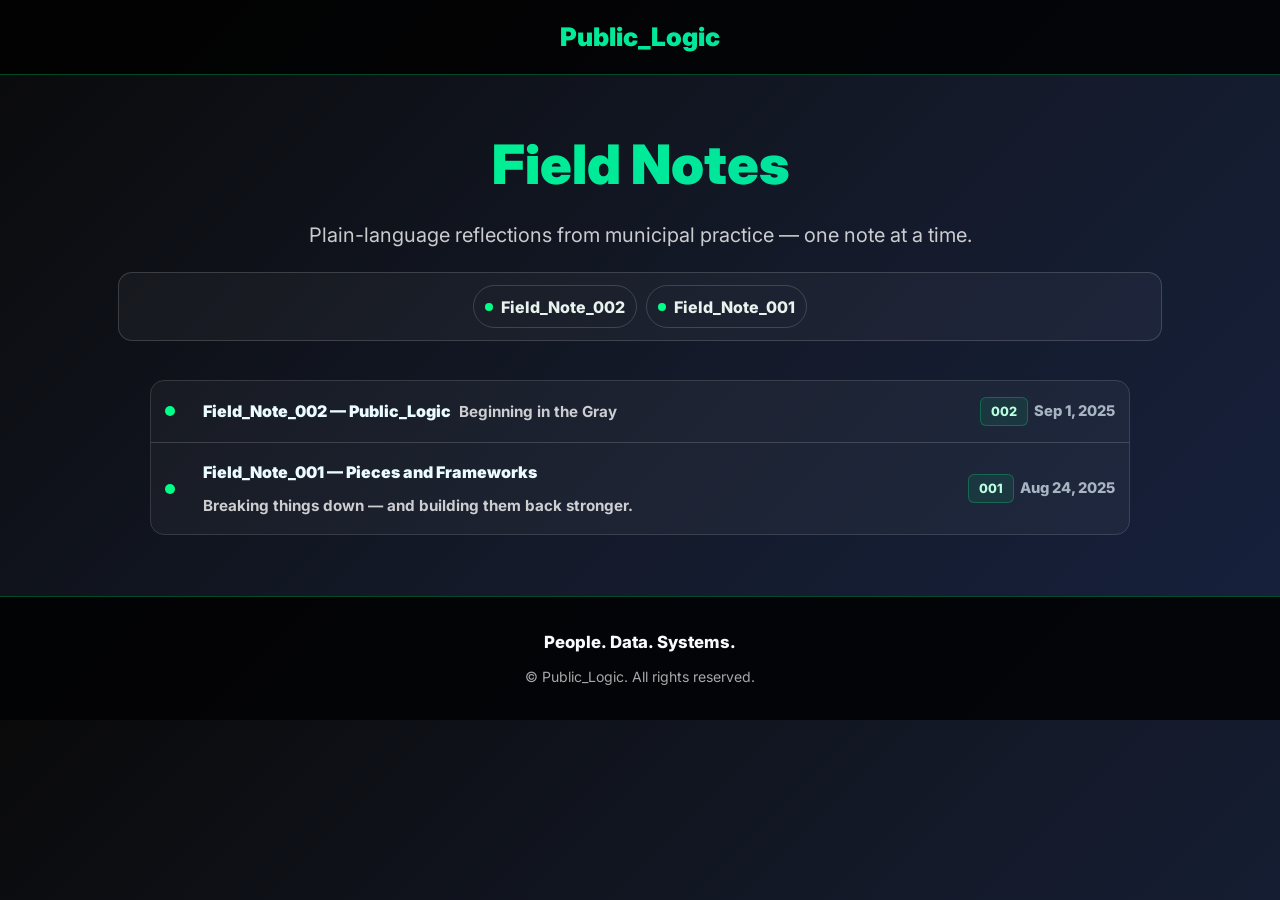
<file: note.html>
<!DOCTYPE html>
<html lang="en">
<head>
  <meta charset="utf-8"/>
  <meta name="viewport" content="width=device-width, initial-scale=1"/>
  <title>Field Notes — Public_Logic</title>

  <meta name="description" content="Public_Logic Field Notes — municipal-first reflections and practical frameworks for town government."/>
  <meta name="robots" content="index, follow"/>

  <link href="https://fonts.googleapis.com/css2?family=Inter:wght@400;600;800;900&display=swap" rel="stylesheet"/>

  <style>
    :root{
      --pl-green:#00ff88;
      --pl-light:#f8fafc;
      --grad:linear-gradient(135deg,#00ff88 0%,#00d4aa 100%);
      --border:rgba(255,255,255,.16);
      --muted:rgba(255,255,255,.78);
      --card:rgba(255,255,255,.04);
      --header-bg:rgba(0,0,0,.82);
    }

    *{box-sizing:border-box}
    body{
      margin:0;
      font-family:'Inter',system-ui,-apple-system,Segoe UI,Roboto,sans-serif;
      background:linear-gradient(135deg,#0a0a0a,#141a2a 55%,#16213e);
      color:var(--pl-light);
      line-height:1.65;
    }
    .container{max-width:1080px;margin:0 auto;padding:0 18px}

    /* Header */
    header{
      background:var(--header-bg);
      border-bottom:1px solid rgba(0,255,136,.28);
      padding:1rem;text-align:center
    }
    .brand{
      font-weight:900;font-size:1.6rem;
      background:var(--grad);-webkit-background-clip:text;-webkit-text-fill-color:transparent
    }

    /* Hero */
    .hero{padding:2.8rem 1rem 1.25rem;text-align:center}
    .hero h1{
      margin:0 0 .6rem;
      font-size:clamp(1.9rem,6.5vw,3.4rem);font-weight:900;
      background:var(--grad);-webkit-background-clip:text;-webkit-text-fill-color:transparent
    }
    .hero p{margin:0;color:var(--muted);font-size:clamp(1.05rem,3vw,1.25rem)}

    /* Jump list */
    .jump{padding:0 1rem 1.2rem}
    .jump .bar{
      background:var(--card);border:1px solid var(--border);border-radius:14px;
      padding:.75rem;display:flex;flex-wrap:wrap;gap:.5rem .6rem;justify-content:center;
    }
    .chip{
      display:inline-flex;align-items:center;gap:.45rem;
      padding:.45rem .7rem;border-radius:999px;border:1px solid var(--border);
      color:#e8f3ee;text-decoration:none;font-weight:800
    }
    .chip .dot{width:8px;height:8px;border-radius:50%;background:var(--pl-green)}
    .chip:hover{border-color:rgba(0,255,136,.5)}

    /* Notes */
    .notes{padding:1.2rem 1rem 2.6rem}
    .docket{max-width:980px;margin:0 auto;border:1px solid var(--border);border-radius:14px;overflow:hidden}
    details.note{background:var(--card);border-bottom:1px solid var(--border)}
    details.note:last-of-type{border-bottom:none}
    details.note summary{
      list-style:none;cursor:pointer;padding:1rem .9rem;
      display:grid;grid-template-columns:28px 1fr auto;gap:.6rem;align-items:center;
      font-weight:900;color:#eafcff
    }
    details.note summary::-webkit-details-marker{display:none}
    .badge{
      display:inline-block;padding:.2rem .6rem;border-radius:6px;
      border:1px solid rgba(0,255,136,.25);background:rgba(0,255,136,.08);
      color:#b9ffe0;font-weight:800;font-size:.8rem
    }
    .title{display:flex;gap:.5rem;flex-wrap:wrap;align-items:center}
    .subtitle{color:var(--muted);font-weight:700;font-size:.95rem}
    .dot{width:10px;height:10px;border-radius:50%;background:var(--pl-green)}
    .when{color:#a7b5c2;font-weight:800;font-size:.92rem}
    details.note[open] summary{background:rgba(0,255,136,.06)}

    .note-body{padding:1.05rem 1rem 1.2rem 2.2rem;border-top:1px solid var(--border);color:#dbe7f4}
    .note-body h3{margin:1.2rem 0 .35rem;font-size:1.02rem;color:var(--pl-green)}
    .note-body p{margin:.65rem 0}
    .note-body ul{margin:1rem 0 1.5rem 1.2rem}
    .note-body li{margin:.45rem 0}

    /* Footer */
    footer{
      background:rgba(0,0,0,.85);border-top:1px solid rgba(0,255,136,.28);
      text-align:center;padding:2rem 1rem;margin-top:1.2rem
    }
    .footer-brand{font-weight:800;margin-bottom:.5rem;font-size:1.05rem}
    .footer-legal{font-size:.88rem;color:rgba(255,255,255,.65);margin-top:.4rem}
  </style>
</head>
<body>
  <header>
    <div class="brand">Public_<span style="color:var(--pl-green)">Logic</span></div>
  </header>

  <!-- HERO -->
  <section class="hero">
    <div class="container">
      <h1>Field Notes</h1>
      <p>Plain-language reflections from municipal practice — one note at a time.</p>
    </div>
  </section>

  <!-- JUMP LIST -->
  <nav class="jump">
    <div class="container">
      <div class="bar">
        <a class="chip" href="#002" data-open="002"><span class="dot"></span> Field_Note_002</a>
        <a class="chip" href="#001" data-open="001"><span class="dot"></span> Field_Note_001</a>
      </div>
    </div>
  </nav>

  <!-- NOTES -->
  <main class="notes">
    <div class="container">
      <div class="docket">

        <!-- 002 -->
        <details class="note" id="002">
          <summary>
            <span class="dot"></span>
            <span class="title"><span>Field_Note_002 — Public_Logic</span><span class="subtitle">Beginning in the Gray</span></span>
            <span class="when"><span class="badge">002</span>&nbsp; Sep 1, 2025</span>
          </summary>
          <div class="note-body">
            <p>Public_Logic didn’t start in a boardroom. It started in my life — rebuilding from health setbacks, career uncertainty, and the kind of gray every municipal employee knows too well.</p>
            <p><strong>Gray processes. Gray accountability. Gray systems that don’t connect.</strong></p>
            <p>If you’ve worked in town government, you know the feeling: sitting in a Select Board meeting with no clean packet, or standing at your desk with payroll, turnovers, and licenses scattered across different programs with different rules. That’s the gray we’re fixing.</p>
            <p>I wasn’t chasing innovation. I was just doing my job and trying to help my people. But necessity pushed me to experiment: first Canva flyers and agendas, then a budget portal residents could actually understand, then late nights teaching myself to code at 36. Out of that came HubbCONNECT — already rolling out in Hubbardston and proving that even partial clarity beats total gray.</p>
            <p>And the deeper I went, the more obvious it became: where systems met compliance, and compliance met procedure, there was a crack. A crack wide enough to swallow good staff, board decisions, and whole projects. A crack the size of a <strong>VAULT™</strong>.</p>

            <h3>Why Frameworks, Not Apps</h3>
            <p>Public_Logic isn’t another municipal app. It’s a framework practice.</p>
            <p>Technology itself isn’t broken. Vendors like <strong>CivicPlus, Microsoft 365, Tyler/MUNIS, Laserfiche, VADAR, and Polymorphic</strong> are full of good people building strong products. The breakdown happens when compliance, cadence, and turnover aren’t built into the plan.</p>
            <p><strong>VAULT™ — Verified Automation & Unified Logic for Towns</strong> fills that gap. Named for the Town Clerk’s vault, VAULT™ is the base layer that preserves accountability, recordkeeping, and continuity across every framework. It connects law → workflow → staff → boards → residents.</p>
            <p>Frameworks sit on VAULT™, so adoption happens in phases, not years — and processes don’t collapse when staff move on.</p>

            <h3>How VAULT™ Closes the Gaps</h3>
            <ul>
              <li>When the clerk retires, renewal notices still go.</li>
              <li>When the accountant is out, turnovers don’t stall.</li>
              <li>When a resident requests an agenda item, it doesn’t vanish in email.</li>
            </ul>
            <p>Framework modules handle the day-to-day work, each inheriting VAULT™’s standards:</p>
            <ul>
              <li><strong>CLERK</strong> — vital records, licensing, postings, transparency</li>
              <li><strong>APEX</strong> — turnovers, invoices, approvals, warrants</li>
              <li><strong>AGENDA</strong> — requests into packets, postings, minutes, follow-ups</li>
              <li><strong>FIX</strong> — facilities, inspections, capital planning</li>
              <li><strong>FISCAL</strong> — receipts, reconciliations, reporting</li>
            </ul>

            <h3>Proof in Action</h3>
            <p>This isn’t theory. In Hubbardston, even at 30% rollout, workflows for DPW requests, turnovers, and licensing are unified. Staff see tasks instead of scrambling across paper and email. It’s not perfect, but it proves structure beats gray.</p>
            <p>Pilots are next: three to five towns and regional groups. One community of 9,000 is starting with FIX and CLERK — putting every building on a maintenance schedule and every meeting posting into documented compliance. Clarity first. Expansion later.</p>

            <h3>ROI and Compliance Built In</h3>
            <ul>
              <li><strong>Time:</strong> 2–3 hours per process to map and set up</li>
              <li><strong>Training:</strong> Under 2 hours per framework, plain language</li>
              <li><strong>Maintenance:</strong> Updates when laws change, baked in</li>
              <li><strong>Immediate ROI:</strong> One warrant in APEX saves 6–8 staff hours. One caught renewal covers the cost.</li>
            </ul>
            <p>VAULT™ doubles as a compliance safety net, catching errors before they reach auditors or residents. Peace of mind is built into the process.</p>

            <h3>Flipping the Script</h3>
            <p>Innovation dollars often flow to bigger cities. Smaller communities are told to wait. Public_Logic flips that script. The cracks start in smaller towns — that’s where the fixes should start too.</p>
            <p>That’s why <strong>10% of proceeds</strong> fund the <strong>Diane & Fidèle Boudreau Public Innovation Legacy Fund</strong>, supporting pilots, training, and regional sharing in communities under 25,000. Because the places where gray shows up first deserve clarity first.</p>

            <h3>What Success Looks Like</h3>
            <ul>
              <li>Staff go home on time instead of fixing errors after hours.</li>
              <li>Boards receive packets days early, not at 11 p.m. the night before.</li>
              <li>Residents see process, not mystery.</li>
              <li>Audits are prepared, not panicked.</li>
              <li>New hires step into documented workflows, not institutional guesswork.</li>
            </ul>

            <h3>Closing</h3>
            <p>I didn’t set out to build a framework. I was just trying to help my people — but once I saw the crack, I couldn’t unsee it.</p>
            <p>The companies serving local government aren’t bad actors. Implementation is hard. Knowledge is fragile. Without a unifying layer, even the best systems slip into gray.</p>
            <p><strong>Public_Logic doesn’t replace vendors — it completes them.</strong> VAULT™ is the safety net. Frameworks are the tools. Together, they turn good intentions into working government.</p>
            <p><strong>Frameworks aren’t an extra layer. They’re the missing one.</strong></p>
            <p><strong>Smart Systems. Stronger Communities.<br/>People. Data. Systems.</strong></p>
          </div>
        </details>

        <!-- 001 -->
        <details class="note" id="001">
          <summary>
            <span class="dot"></span>
            <span class="title"><span>Field_Note_001 — Pieces and Frameworks</span><span class="subtitle">Breaking things down — and building them back stronger.</span></span>
            <span class="when"><span class="badge">001</span>&nbsp; Aug 24, 2025</span>
          </summary>
          <div class="note-body">
            <p>I’ve worked in and alongside several towns — from communities of four thousand to forty thousand — and spent time in both local and state legislative settings. At every scale, the story is the same: good people trying to do the right thing are often left fighting through unclear processes and disconnected systems. That’s where this starts. With people, not platforms.</p>

            <p>This is our debut as Public_Logic. It isn’t about selling another municipal app. It’s about giving staff, boards, and residents the clarity they need to succeed. This note is the first in a series we’re calling Field_Notes, sharing what we’re building, why it matters, and how it connects back to the day-to-day reality of government work.</p>

            <h3>Pieces and Frameworks</h3>
            <p>Everything breaks into pieces. Career. Health. Even mistakes. What looks impossible becomes manageable once you stop treating it as one crushing weight and start seeing the smaller parts you can actually fix.</p>

            <p>I’ve carried that lesson through hard times. Loops that came with an addictive personality. A cancer diagnosis that stopped everything in its tracks. Years of ethical uncertainty hanging over my career. None of it felt survivable at the time. What kept me moving was breaking things down and tackling what I could, one piece at a time.</p>

            <p>That same approach carried over into municipal work. Local government is full of good people, but too often the structure sets them up to fail. Systems don’t connect. Data gets buried. Staff are forced into gray areas where the only option is to improvise.</p>

            <h3>The Gray Problem</h3>
            <p>Towns are drowning in gray — unclear processes, conflicting systems, buried data. Good people can’t succeed when they’re fighting the structure itself.</p>

            <p><strong>People. Data. Systems.</strong></p>

            <p>People work without clear expectations or consistent workflows. Data disappears into folder-within-folder chaos. Systems overlap and conflict, forcing staff to build risky workarounds. The gray compounds until nothing works efficiently.</p>

            <p>Break it down, and you can build a framework.</p>

            <h3>One Pathway Forward</h3>
            <p>HubbCONNECT is proving this works. With about 30% rolled out in Hubbardston, we’re already seeing DPW requests, turnovers, and licensing flow through unified processes. Not perfect, but proof that replacing gray with structure works.</p>

            <p>That’s Public_Logic: Verified Automation & Unified Logic for Towns. Not another app, but a framework that connects the pieces you already have. The underscore isn’t decoration — it’s the through-line tying it all together.</p>

            <p>Underneath runs VAULT™ — an agnostic data framework layering compliance, workflow, and archive logic onto municipal operations. It’s the backbone that helps People, Data, and Systems work with each other instead of against each other.</p>
          </div>
        </details>

      </div>
    </div>
  </main>

  <footer>
    <div class="footer-brand">People. Data. Systems.</div>
    <div class="footer-legal">© <span id="year"></span> Public_Logic. All rights reserved.</div>
  </footer>

  <script>
    document.getElementById('year').textContent = new Date().getFullYear();

    // Accordion behavior
    const notes=document.querySelectorAll('details.note');
    function closeOthers(openEl){notes.forEach(n=>{if(n!==openEl)n.removeAttribute('open')});}
    notes.forEach(n=>n.addEventListener('toggle',()=>{if(n.open)closeOthers(n)}));

    // Jump chips
    document.querySelectorAll('.chip[data-open]').forEach(chip=>{
      chip.addEventListener('click',e=>{
        const id=chip.getAttribute('data-open'),target=document.getElementById(id);
        if(target){e.preventDefault();target.setAttribute('open','');closeOthers(target);target.scrollIntoView({behavior:'smooth'});history.replaceState(null,'',`#${id}`);}
      });
    });

    // Default open
</file>
